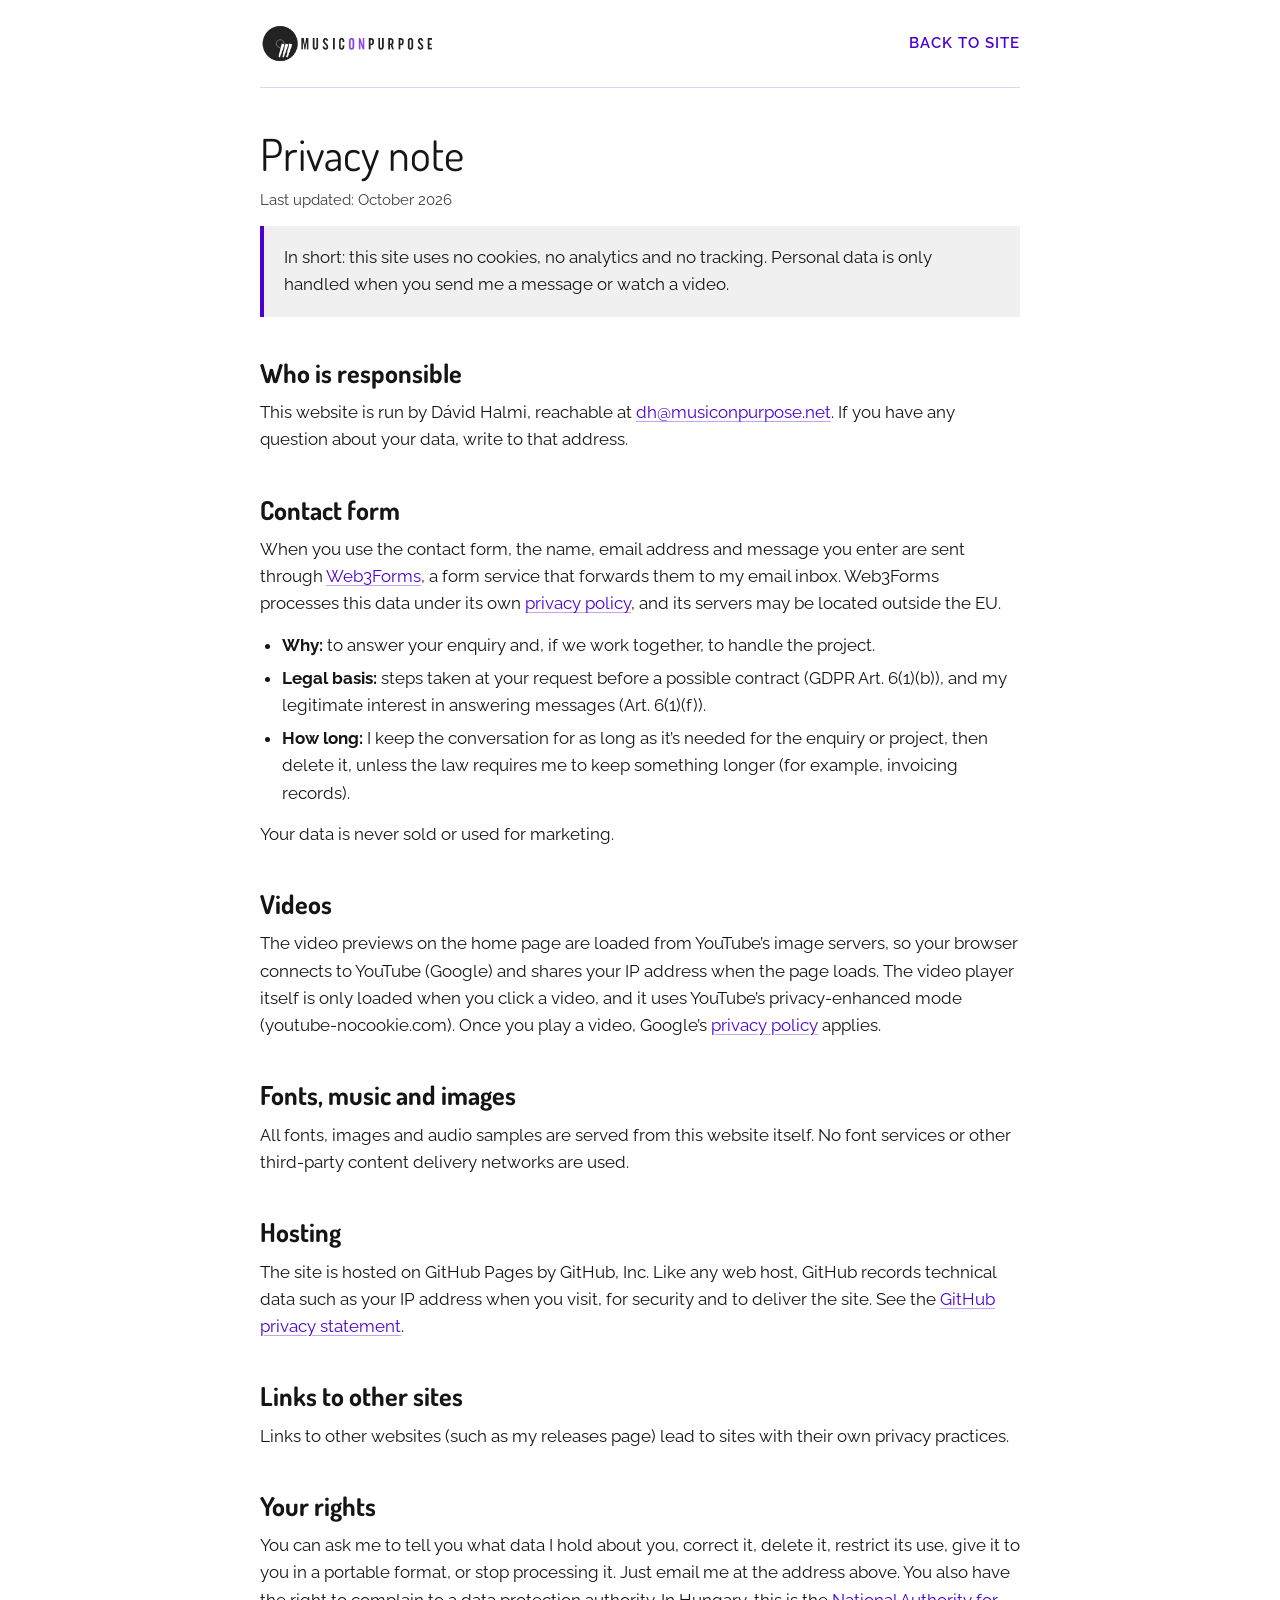
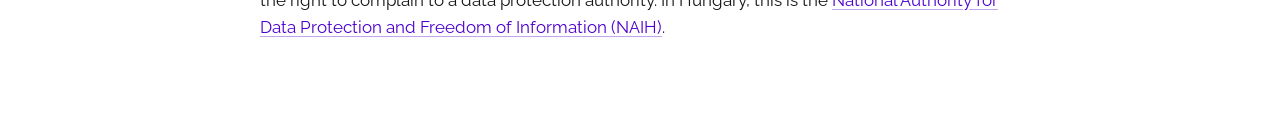
<file: privacy.html>
<!doctype html>
<html lang="en">
  <head>
    <meta charset="utf-8">
    <meta name="viewport" content="width=device-width, initial-scale=1">
    <title>Privacy note - MusicOnPurpose</title>
    <meta name="description" content="How MusicOnPurpose handles personal data.">
    <meta name="robots" content="noindex">
    <link rel="canonical" href="https://musiconpurpose.net/privacy.html">
    <link rel="icon" href="favicon.ico" sizes="any">
    <link rel="icon" type="image/png" sizes="32x32" href="img/favicon-32.png">
    <link rel="apple-touch-icon" href="img/apple-touch-icon.png">
    <link rel="stylesheet" href="styles.css">
    <style>
      .legal-header {
        display: flex;
        align-items: center;
        justify-content: space-between;
        gap: 16px;
        width: min(760px, calc(100% - 32px));
        margin: 0 auto;
        padding: 24px 0;
        border-bottom: 1px solid rgba(77, 0, 207, 0.18);
      }

      .legal-header img {
        width: 175px;
        height: auto;
      }

      .legal-back {
        color: var(--purple);
        font-size: 15px;
        font-weight: 600;
        letter-spacing: 1px;
        text-transform: uppercase;
      }

      .legal-back:hover,
      .legal-back:focus-visible {
        color: var(--purple-bright);
      }

      .legal {
        width: min(760px, calc(100% - 32px));
        margin: 0 auto;
        padding: 40px 0 72px;
        font-size: 17px;
      }

      .legal h1 {
        margin: 0 0 8px;
        font-family: "Dosis", Arial, sans-serif;
        font-size: 44px;
        font-weight: 400;
        line-height: 1.2;
      }

      .legal h2 {
        margin: 40px 0 10px;
        font-family: "Dosis", Arial, sans-serif;
        font-size: 26px;
        font-weight: 700;
        line-height: 1.25;
      }

      .legal p,
      .legal ul {
        margin: 0 0 14px;
      }

      .legal ul {
        padding-left: 22px;
      }

      .legal li {
        margin-bottom: 6px;
      }

      .legal a {
        color: var(--purple);
        text-decoration: underline;
        text-decoration-color: rgba(77, 0, 207, 0.35);
        text-underline-offset: 3px;
      }

      .legal a:hover,
      .legal a:focus-visible {
        color: var(--purple-bright);
      }

      .legal-updated {
        color: var(--muted);
        font-size: 15px;
      }

      .legal-summary {
        margin: 28px 0 0;
        padding: 18px 20px;
        border-left: 4px solid var(--purple);
        background: var(--mist);
      }

      @media (max-width: 480px) {
        .legal h1 {
          font-size: 36px;
        }
      }
    </style>
  </head>
  <body>
    <header class="legal-header">
      <a href="./" aria-label="MusicOnPurpose home">
        <img src="img/mopheads-lt.png" alt="MusicOnPurpose" width="300" height="66">
      </a>
      <a class="legal-back" href="./">Back to site</a>
    </header>

    <main class="legal">
      <h1>Privacy note</h1>
      <p class="legal-updated">Last updated: October 2026</p>

      <p class="legal-summary">
        In short: this site uses no cookies, no analytics and no tracking.
        Personal data is only handled when you send me a message or watch a video.
      </p>

      <h2>Who is responsible</h2>
      <p>
        This website is run by Dávid Halmi,
        reachable at <a href="mailto:dh@musiconpurpose.net">dh@musiconpurpose.net</a>.
        If you have any question about your data, write to that address.
      </p>

      <h2>Contact form</h2>
      <p>
        When you use the contact form, the name, email address and message you enter are sent
        through <a href="https://web3forms.com/" target="_blank" rel="noopener noreferrer">Web3Forms</a>,
        a form service that forwards them to my email inbox. Web3Forms processes this data under its own
        <a href="https://web3forms.com/privacy" target="_blank" rel="noopener noreferrer">privacy policy</a>,
        and its servers may be located outside the EU.
      </p>
      <ul>
        <li><strong>Why:</strong> to answer your enquiry and, if we work together, to handle the project.</li>
        <li><strong>Legal basis:</strong> steps taken at your request before a possible contract (GDPR Art. 6(1)(b)), and my legitimate interest in answering messages (Art. 6(1)(f)).</li>
        <li><strong>How long:</strong> I keep the conversation for as long as it&rsquo;s needed for the enquiry or project, then delete it, unless the law requires me to keep something longer (for example, invoicing records).</li>
      </ul>
      <p>Your data is never sold or used for marketing.</p>

      <h2>Videos</h2>
      <p>
        The video previews on the home page are loaded from YouTube&rsquo;s image servers, so your browser
        connects to YouTube (Google) and shares your IP address when the page loads. The video player itself is
        only loaded when you click a video, and it uses YouTube&rsquo;s privacy-enhanced mode
        (youtube-nocookie.com). Once you play a video, Google&rsquo;s
        <a href="https://policies.google.com/privacy" target="_blank" rel="noopener noreferrer">privacy policy</a>
        applies.
      </p>

      <h2>Fonts, music and images</h2>
      <p>
        All fonts, images and audio samples are served from this website itself. No font services or
        other third-party content delivery networks are used.
      </p>

      <h2>Hosting</h2>
      <p>
        The site is hosted on GitHub Pages by GitHub, Inc. Like any web host, GitHub records technical data such as
        your IP address when you visit, for security and to deliver the site. See the
        <a href="https://docs.github.com/en/site-policy/privacy-policies/github-general-privacy-statement" target="_blank" rel="noopener noreferrer">GitHub privacy statement</a>.
      </p>

      <h2>Links to other sites</h2>
      <p>
        Links to other websites (such as my releases page) lead to sites with their own privacy practices.
      </p>

      <h2>Your rights</h2>
      <p>
        You can ask me to tell you what data I hold about you, correct it, delete it, restrict its use, give it to you
        in a portable format, or stop processing it. Just email me at the address above.
        You also have the right to complain to a data protection authority. In Hungary, this is the
        <a href="https://naih.hu/" target="_blank" rel="noopener noreferrer">National Authority for Data Protection and Freedom of Information (NAIH)</a>.
      </p>
    </main>
  </body>
</html>
</file>
<file: styles.css>
/* Self-hosted fonts (Fontsource builds of Google Fonts, SIL Open Font License) */

@font-face {
  font-family: "Dosis";
  font-style: normal;
  font-weight: 400;
  font-display: swap;
  src: url("fonts/dosis-latin-ext-400-normal.woff2") format("woff2");
  unicode-range: U+0100-02BA,U+02BD-02C5,U+02C7-02CC,U+02CE-02D7,U+02DD-02FF,U+0304,U+0308,U+0329,U+1D00-1DBF,U+1E00-1E9F,U+1EF2-1EFF,U+2020,U+20A0-20AB,U+20AD-20C0,U+2113,U+2C60-2C7F,U+A720-A7FF;
}

@font-face {
  font-family: "Dosis";
  font-style: normal;
  font-weight: 400;
  font-display: swap;
  src: url("fonts/dosis-latin-400-normal.woff2") format("woff2");
  unicode-range: U+0000-00FF,U+0131,U+0152-0153,U+02BB-02BC,U+02C6,U+02DA,U+02DC,U+0304,U+0308,U+0329,U+2000-206F,U+20AC,U+2122,U+2191,U+2193,U+2212,U+2215,U+FEFF,U+FFFD;
}

@font-face {
  font-family: "Dosis";
  font-style: normal;
  font-weight: 700;
  font-display: swap;
  src: url("fonts/dosis-latin-ext-700-normal.woff2") format("woff2");
  unicode-range: U+0100-02BA,U+02BD-02C5,U+02C7-02CC,U+02CE-02D7,U+02DD-02FF,U+0304,U+0308,U+0329,U+1D00-1DBF,U+1E00-1E9F,U+1EF2-1EFF,U+2020,U+20A0-20AB,U+20AD-20C0,U+2113,U+2C60-2C7F,U+A720-A7FF;
}

@font-face {
  font-family: "Dosis";
  font-style: normal;
  font-weight: 700;
  font-display: swap;
  src: url("fonts/dosis-latin-700-normal.woff2") format("woff2");
  unicode-range: U+0000-00FF,U+0131,U+0152-0153,U+02BB-02BC,U+02C6,U+02DA,U+02DC,U+0304,U+0308,U+0329,U+2000-206F,U+20AC,U+2122,U+2191,U+2193,U+2212,U+2215,U+FEFF,U+FFFD;
}

@font-face {
  font-family: "Raleway";
  font-style: normal;
  font-weight: 300;
  font-display: swap;
  src: url("fonts/raleway-latin-ext-300-normal.woff2") format("woff2");
  unicode-range: U+0100-02BA,U+02BD-02C5,U+02C7-02CC,U+02CE-02D7,U+02DD-02FF,U+0304,U+0308,U+0329,U+1D00-1DBF,U+1E00-1E9F,U+1EF2-1EFF,U+2020,U+20A0-20AB,U+20AD-20C0,U+2113,U+2C60-2C7F,U+A720-A7FF;
}

@font-face {
  font-family: "Raleway";
  font-style: normal;
  font-weight: 300;
  font-display: swap;
  src: url("fonts/raleway-latin-300-normal.woff2") format("woff2");
  unicode-range: U+0000-00FF,U+0131,U+0152-0153,U+02BB-02BC,U+02C6,U+02DA,U+02DC,U+0304,U+0308,U+0329,U+2000-206F,U+20AC,U+2122,U+2191,U+2193,U+2212,U+2215,U+FEFF,U+FFFD;
}

@font-face {
  font-family: "Raleway";
  font-style: normal;
  font-weight: 400;
  font-display: swap;
  src: url("fonts/raleway-latin-ext-400-normal.woff2") format("woff2");
  unicode-range: U+0100-02BA,U+02BD-02C5,U+02C7-02CC,U+02CE-02D7,U+02DD-02FF,U+0304,U+0308,U+0329,U+1D00-1DBF,U+1E00-1E9F,U+1EF2-1EFF,U+2020,U+20A0-20AB,U+20AD-20C0,U+2113,U+2C60-2C7F,U+A720-A7FF;
}

@font-face {
  font-family: "Raleway";
  font-style: normal;
  font-weight: 400;
  font-display: swap;
  src: url("fonts/raleway-latin-400-normal.woff2") format("woff2");
  unicode-range: U+0000-00FF,U+0131,U+0152-0153,U+02BB-02BC,U+02C6,U+02DA,U+02DC,U+0304,U+0308,U+0329,U+2000-206F,U+20AC,U+2122,U+2191,U+2193,U+2212,U+2215,U+FEFF,U+FFFD;
}

@font-face {
  font-family: "Raleway";
  font-style: normal;
  font-weight: 600;
  font-display: swap;
  src: url("fonts/raleway-latin-ext-600-normal.woff2") format("woff2");
  unicode-range: U+0100-02BA,U+02BD-02C5,U+02C7-02CC,U+02CE-02D7,U+02DD-02FF,U+0304,U+0308,U+0329,U+1D00-1DBF,U+1E00-1E9F,U+1EF2-1EFF,U+2020,U+20A0-20AB,U+20AD-20C0,U+2113,U+2C60-2C7F,U+A720-A7FF;
}

@font-face {
  font-family: "Raleway";
  font-style: normal;
  font-weight: 600;
  font-display: swap;
  src: url("fonts/raleway-latin-600-normal.woff2") format("woff2");
  unicode-range: U+0000-00FF,U+0131,U+0152-0153,U+02BB-02BC,U+02C6,U+02DA,U+02DC,U+0304,U+0308,U+0329,U+2000-206F,U+20AC,U+2122,U+2191,U+2193,U+2212,U+2215,U+FEFF,U+FFFD;
}

@font-face {
  font-family: "Raleway";
  font-style: normal;
  font-weight: 700;
  font-display: swap;
  src: url("fonts/raleway-latin-ext-700-normal.woff2") format("woff2");
  unicode-range: U+0100-02BA,U+02BD-02C5,U+02C7-02CC,U+02CE-02D7,U+02DD-02FF,U+0304,U+0308,U+0329,U+1D00-1DBF,U+1E00-1E9F,U+1EF2-1EFF,U+2020,U+20A0-20AB,U+20AD-20C0,U+2113,U+2C60-2C7F,U+A720-A7FF;
}

@font-face {
  font-family: "Raleway";
  font-style: normal;
  font-weight: 700;
  font-display: swap;
  src: url("fonts/raleway-latin-700-normal.woff2") format("woff2");
  unicode-range: U+0000-00FF,U+0131,U+0152-0153,U+02BB-02BC,U+02C6,U+02DA,U+02DC,U+0304,U+0308,U+0329,U+2000-206F,U+20AC,U+2122,U+2191,U+2193,U+2212,U+2215,U+FEFF,U+FFFD;
}

@font-face {
  font-family: "Urbanist";
  font-style: normal;
  font-weight: 700;
  font-display: swap;
  src: url("fonts/urbanist-latin-ext-700-normal.woff2") format("woff2");
  unicode-range: U+0100-02BA,U+02BD-02C5,U+02C7-02CC,U+02CE-02D7,U+02DD-02FF,U+0304,U+0308,U+0329,U+1D00-1DBF,U+1E00-1E9F,U+1EF2-1EFF,U+2020,U+20A0-20AB,U+20AD-20C0,U+2113,U+2C60-2C7F,U+A720-A7FF;
}

@font-face {
  font-family: "Urbanist";
  font-style: normal;
  font-weight: 700;
  font-display: swap;
  src: url("fonts/urbanist-latin-700-normal.woff2") format("woff2");
  unicode-range: U+0000-00FF,U+0131,U+0152-0153,U+02BB-02BC,U+02C6,U+02DA,U+02DC,U+0304,U+0308,U+0329,U+2000-206F,U+20AC,U+2122,U+2191,U+2193,U+2212,U+2215,U+FEFF,U+FFFD;
}

:root {
  --purple: #4d00cf;
  --purple-bright: #8b3ff3;
  --black: #050505;
  --white: #ffffff;
  --mist: #f0f0f0;
  --text: #151515;
  --muted: #404040;
  --container: 1140px;
  color-scheme: light;
}

* {
  box-sizing: border-box;
}

html {
  scroll-behavior: smooth;
  scroll-padding-top: 60px;
}

body {
  margin: 0;
  background: var(--white);
  color: var(--text);
  font-family: "Raleway", Arial, sans-serif;
  font-size: 18px;
  line-height: 1.6;
}

a {
  color: inherit;
  text-decoration: none;
}

img {
  display: block;
  max-width: 100%;
}

button {
  font: inherit;
}

.visually-hidden {
  position: absolute;
  width: 1px;
  height: 1px;
  padding: 0;
  margin: -1px;
  overflow: hidden;
  clip: rect(0, 0, 0, 0);
  white-space: nowrap;
  border: 0;
}

.mobile-only {
  display: none;
}

.site-header {
  position: fixed;
  z-index: 50;
  top: 0;
  left: 0;
  right: 0;
  height: 75px;
  display: flex;
  align-items: center;
  justify-content: space-between;
  padding: 0 2%;
  color: var(--white);
  background: rgba(0, 0, 0, 0.35);
  transition: height 180ms ease, background 180ms ease, box-shadow 180ms ease;
}

.site-header.is-scrolled,
.site-header.is-open {
  height: 55px;
  background: rgba(255, 255, 255, 0.97);
  color: #202020;
  box-shadow: 0 1px 10px rgba(0, 0, 0, 0.08);
}

.brand {
  position: relative;
  display: inline-flex;
  align-items: center;
  width: 200px;
  height: 44px;
}

.brand-logo {
  position: absolute;
  inset: 0 auto auto 0;
  width: 200px;
  height: 44px;
  object-fit: contain;
  object-position: left center;
  transition: opacity 160ms ease, transform 180ms ease;
}

.brand-logo-light {
  opacity: 0;
}

.site-header.is-scrolled .brand-logo-dark,
.site-header.is-open .brand-logo-dark {
  opacity: 0;
}

.site-header.is-scrolled .brand-logo-light,
.site-header.is-open .brand-logo-light {
  opacity: 1;
}

.site-header.is-scrolled .brand-logo,
.site-header.is-open .brand-logo {
  transform: translateY(-2px);
}

.main-nav {
  display: flex;
  align-items: center;
  gap: 30px;
  font-family: "Raleway", Arial, sans-serif;
  font-size: 14px;
  font-weight: 600;
  letter-spacing: 2px;
  text-transform: uppercase;
}

.main-nav a {
  position: relative;
  padding: 26px 0;
  opacity: 0.88;
  transition: color 160ms ease, opacity 160ms ease;
}

.main-nav a::after {
  content: "";
  position: absolute;
  left: 0;
  right: 0;
  bottom: 20px;
  height: 1px;
  background: currentColor;
  transform: scaleX(0);
  transform-origin: center;
  transition: transform 160ms ease;
}

.main-nav a:hover,
.main-nav a:focus-visible {
  color: var(--purple-bright);
  opacity: 1;
}

.main-nav a:hover::after,
.main-nav a:focus-visible::after {
  transform: scaleX(1);
}

.nav-toggle {
  display: none;
  width: 42px;
  height: 42px;
  padding: 0;
  border: 0;
  background: transparent;
  color: inherit;
  cursor: pointer;
}

.nav-toggle span {
  display: block;
  width: 22px;
  height: 2px;
  margin: 5px auto;
  background: currentColor;
  transition: transform 180ms ease, opacity 180ms ease;
}

.site-header.is-open .nav-toggle span:nth-child(1) {
  transform: translateY(7px) rotate(45deg);
}

.site-header.is-open .nav-toggle span:nth-child(2) {
  opacity: 0;
}

.site-header.is-open .nav-toggle span:nth-child(3) {
  transform: translateY(-7px) rotate(-45deg);
}

.hero {
  position: relative;
  min-height: 100vh;
  min-height: 100svh;
  display: grid;
  place-items: center;
  overflow: hidden;
  background: #111;
  color: var(--white);
}

.hero-bg {
  position: absolute;
  inset: -40vh 0;
  background: url("img/mop252upminmin.jpg") center center / cover no-repeat;
  will-change: transform;
}

.hero-overlay {
  position: absolute;
  inset: 0;
  background: rgba(0, 0, 0, 0.5);
}

.hero-content {
  position: relative;
  z-index: 1;
  width: min(1040px, calc(100% - 32px));
  text-align: center;
}

.hero h1,
.hero p {
  margin: 0;
  font-family: "Urbanist", "Raleway", Arial, sans-serif;
  font-weight: 700;
  letter-spacing: 2px;
}

.hero h1 {
  color: var(--purple-bright);
  font-size: 38px;
  line-height: 1.18;
}

.hero p {
  margin-top: 8px;
  font-size: 52px;
  line-height: 1.1;
}

.scroll-down {
  position: absolute;
  z-index: 2;
  left: 50%;
  bottom: 34px;
  width: 100px;
  height: 50px;
  transform: translateX(-50%);
  opacity: 1;
  transition: opacity 180ms ease, visibility 180ms ease;
}

.scroll-down.is-hidden {
  opacity: 0;
  visibility: hidden;
  pointer-events: none;
}

.scroll-down::before,
.scroll-down::after {
  content: "";
  position: absolute;
  left: 0;
  right: 0;
  display: block;
  margin: auto;
  border-right: 1px solid var(--white);
  border-bottom: 1px solid var(--white);
  transform: rotate(45deg);
}

.scroll-down::before {
  bottom: 20px;
  width: 60px;
  height: 60px;
}

.scroll-down::after {
  bottom: 35px;
  width: 30px;
  height: 30px;
  animation: sc-down-a 1.2s ease-in-out infinite alternate;
}

.back-to-top {
  position: fixed;
  z-index: 60;
  right: 20px;
  bottom: 20px;
  width: 46px;
  height: 46px;
  border-radius: 50%;
  background: rgba(255, 255, 255, 0.85);
  box-shadow: 0 2px 8px rgba(0, 0, 0, 0.2);
  opacity: 0;
  pointer-events: none;
  transition: opacity 180ms ease;
}

.back-to-top.is-visible {
  opacity: 1;
  pointer-events: auto;
}

.back-to-top::before {
  content: "";
  position: absolute;
  left: 15px;
  top: 18px;
  width: 16px;
  height: 16px;
  border-top: 5px solid rgba(0, 0, 0, 0.55);
  border-left: 5px solid rgba(0, 0, 0, 0.55);
  border-radius: 4px 0 0 0;
  transform: rotate(45deg);
}

.section {
  padding: 60px 0;
}

.portfolio {
  background-color: var(--mist);
  background-image: url("img/3fun.webp");
  background-position: center top;
  background-size: cover;
  background-repeat: no-repeat;
  background-attachment: fixed;
}

.sample-list {
  width: min(var(--container), calc(100% - 32px));
  margin: 0 auto;
}

.sample {
  display: grid;
  grid-template-columns: 24% 1fr;
  align-items: stretch;
  margin-top: 60px;
  height: 150px;
}

.sample:first-child {
  margin-top: 0;
}

.sample-art {
  position: relative;
  height: 150px;
  padding: 0;
  border: 0;
  background: #222;
  cursor: pointer;
  overflow: hidden;
}

.sample-art img {
  width: 100%;
  height: 100%;
  object-fit: cover;
}

.sample-art::after {
  content: "";
  position: absolute;
  inset: 0;
  background: rgba(0, 0, 0, 0.08);
  transition: background 160ms ease;
}

.sample-art:hover::after,
.sample-art:focus-visible::after,
.sample.is-playing .sample-art::after {
  background: rgba(77, 0, 207, 0.24);
}

.play-icon {
  position: absolute;
  z-index: 1;
  top: 50%;
  left: 50%;
  width: 40px;
  height: 40px;
  transform: translate(-50%, -50%);
  border: 2px solid rgba(255, 255, 255, 0.92);
  border-radius: 50%;
}

.play-icon::before {
  content: "";
  position: absolute;
  top: 50%;
  left: 52%;
  width: 0;
  height: 0;
  transform: translate(-42%, -50%);
  border-top: 8px solid transparent;
  border-bottom: 8px solid transparent;
  border-left: 12px solid var(--white);
}

.art-wave {
  position: absolute;
  z-index: 1;
  left: 22px;
  right: 22px;
  bottom: 18px;
  height: 20px;
  overflow: hidden;
  opacity: 0.9;
  background:
    repeating-linear-gradient(
      to right,
      rgba(255, 255, 255, 0.58) 0 1px,
      transparent 1px 4px
    );
  -webkit-mask-image: linear-gradient(
    to top,
    transparent 0,
    #000 3px,
    #000 9px,
    transparent 9px,
    transparent 12px,
    #000 12px,
    #000 17px,
    transparent 17px
  );
  mask-image: linear-gradient(
    to top,
    transparent 0,
    #000 3px,
    #000 9px,
    transparent 9px,
    transparent 12px,
    #000 12px,
    #000 17px,
    transparent 17px
  );
}

.art-wave span {
  display: block;
  width: 0%;
  height: 100%;
  background:
    repeating-linear-gradient(
      to right,
      rgba(116, 1, 223, 0.95) 0 1px,
      transparent 1px 4px
    );
}

.sample.is-playing .play-icon::before {
  left: 50%;
  width: 12px;
  height: 16px;
  border: 0;
  transform: translate(-50%, -50%);
  background:
    linear-gradient(to right, var(--white) 0 4px, transparent 4px 8px, var(--white) 8px 12px);
}

.sample-copy {
  position: relative;
  display: flex;
  flex-direction: column;
  justify-content: center;
  height: 150px;
  padding: 24px 28px;
  isolation: isolate;
}

.sample-copy::before {
  content: "";
  position: absolute;
  inset: 0;
  z-index: -1;
  background: rgba(255, 255, 255, 0.8);
  mix-blend-mode: screen;
}

.sample h3 {
  margin: 0;
  color: #000;
  font-family: "Raleway", Arial, sans-serif;
  font-size: 30px;
  font-weight: 700;
  letter-spacing: 3.6px;
  line-height: 1.2;
}

.sample p {
  max-width: 620px;
  margin: 8px 0 0;
  color: #000;
  font-size: 18px;
  font-weight: 300;
  line-height: 1.6;
}

.video-examples {
  background: #000;
  color: var(--white);
  text-align: center;
}

.video-examples h2 {
  margin: 0 0 30px;
  font-family: "Dosis", Arial, sans-serif;
  font-size: 42px;
  font-weight: 400;
  line-height: 1.2;
}

.video-grid {
  display: grid;
  grid-template-columns: repeat(5, minmax(0, 1fr));
  gap: 20px;
  width: min(1600px, calc(100% - 32px));
  margin: 0 auto;
}

.video-thumbnail {
  position: relative;
  aspect-ratio: 16 / 9;
  padding: 0;
  border: 0;
  background: #181818;
  cursor: pointer;
  transition: opacity 160ms ease;
}

.video-thumbnail img {
  width: 100%;
  height: 100%;
  object-fit: cover;
}

.video-thumbnail:hover {
  opacity: 0.8;
}

.video-thumbnail:focus-visible,
.video-dialog-close:focus-visible {
  outline: 2px solid var(--purple-bright);
  outline-offset: 4px;
}

body.video-modal-open {
  overflow: hidden;
}

.video-dialog {
  width: min(1000px, calc(100% - 32px), calc((100dvh - 160px) * 16 / 9));
  max-width: none;
  max-height: calc(100dvh - 32px);
  padding: 0;
  border: 0;
  background: #000;
  color: var(--white);
}

.video-dialog::backdrop {
  background: rgba(0, 0, 0, 0.85);
}

.video-dialog-header {
  display: flex;
  align-items: flex-start;
  gap: 16px;
  padding: 16px;
}

.video-dialog-header h2 {
  flex: 1;
  margin: 0;
  font-size: 18px;
  font-weight: 600;
  line-height: 1.4;
}

.video-dialog-close {
  flex-shrink: 0;
  width: 36px;
  height: 36px;
  padding: 0;
  border: 0;
  background: transparent;
  color: var(--white);
  font-size: 32px;
  line-height: 1;
  cursor: pointer;
}

.video-dialog-player {
  aspect-ratio: 16 / 9;
}

.video-dialog-player iframe {
  display: block;
  width: 100%;
  height: 100%;
  border: 0;
}

@media (max-width: 999px) {
  .video-grid {
    grid-template-columns: repeat(2, minmax(0, 1fr));
  }
}

@media (max-width: 767px) {
  .video-grid {
    grid-template-columns: repeat(2, minmax(0, 1fr));
    gap: 12px;
  }
}

@media (max-width: 480px) {
  .video-grid {
    grid-template-columns: 1fr;
  }
}

.services {
  background-color: var(--white);
  background-image: url("img/1hipmod.webp");
  background-position: center top;
  background-size: cover;
  color: var(--white);
  text-align: center;
}

.services.section {
  padding: 42px 0 48px;
}

.section-inner {
  width: min(var(--container), calc(100% - 32px));
  margin: 0 auto;
}

.services h2,
.contact h2 {
  margin: 0 0 20px;
  font-family: "Dosis", Arial, sans-serif;
  font-size: 42px;
  font-weight: 400;
  line-height: 1.2;
}

.services h2 {
  color: #000;
  margin-bottom: 22px;
}

.services p {
  margin: 0 auto;
  max-width: 1080px;
  font-family: "Raleway", Arial, sans-serif;
  font-size: 24px;
  font-weight: 400;
  letter-spacing: 0;
  line-height: 1.42;
  text-shadow: 0 1px 6px rgba(0, 0, 0, 0.45);
}

.contact {
  background: var(--white);
  text-align: center;
}

.contact.section {
  padding: 78px 0 64px;
}

.contact-inner {
  width: min(650px, calc(100% - 32px));
  margin: 0 auto;
}

.contact-lead {
  margin: 0 0 24px;
  color: var(--muted);
  font-size: 24px;
  line-height: 1.55;
}

.contact h2 {
  margin-bottom: 28px;
  font-size: 52px;
}

.contact-lead strong {
  color: #111;
}

.contact-form {
  display: grid;
  gap: 16px;
  margin: 8px auto 0;
  text-align: left;
}

.contact-form label {
  display: grid;
  gap: 7px;
  color: #151515;
  font-size: 15px;
  font-weight: 700;
  letter-spacing: 1px;
  text-transform: uppercase;
}

.contact-form input,
.contact-form textarea {
  width: 100%;
  border: 1px solid rgba(77, 0, 207, 0.34);
  border-radius: 5px;
  padding: 13px 14px;
  color: #111;
  background: #fff;
  font: 400 18px/1.35 "Raleway", Arial, sans-serif;
  outline: none;
  transition: border-color 160ms ease, box-shadow 160ms ease;
}

.contact-form textarea {
  min-height: 150px;
  resize: vertical;
}

.contact-form input:focus,
.contact-form textarea:focus {
  border-color: var(--purple);
  box-shadow: 0 0 0 3px rgba(77, 0, 207, 0.12);
}

.contact-check {
  max-width: 170px;
}

.contact-submit {
  justify-self: center;
  min-width: 210px;
  margin-top: 4px;
  padding: 14px 24px;
  border: 1px solid var(--purple);
  border-radius: 5px;
  color: var(--white);
  background: var(--purple);
  font-family: "Dosis", Arial, sans-serif;
  font-size: 30px;
  font-weight: 700;
  line-height: 1.1;
  cursor: pointer;
  transition: background 160ms ease, color 160ms ease, opacity 160ms ease;
}

.contact-submit:hover,
.contact-submit:focus-visible {
  color: var(--purple);
  background: var(--white);
}

.contact-submit:disabled {
  cursor: wait;
  opacity: 0.6;
}

.botcheck {
  position: absolute;
  left: -9999px;
  opacity: 0;
}

.form-status {
  min-height: 25px;
  margin: 0;
  text-align: center;
  font-size: 17px;
  font-weight: 700;
}

.form-status.is-success {
  color: #167a35;
}

.form-status.is-error {
  color: #b00020;
}


.copyright {
  margin: 36px 0 0;
  color: #777;
  font-size: 13px;
  line-height: 1.6;
}

.copyright a {
  color: var(--purple);
  text-decoration: underline;
  text-decoration-color: rgba(77, 0, 207, 0.3);
  text-decoration-thickness: 1px;
  text-underline-offset: 3px;
  transition: color 160ms ease, text-decoration-color 160ms ease;
}

.copyright a:hover,
.copyright a:focus-visible {
  color: var(--purple-bright);
  text-decoration-color: currentColor;
}

@keyframes sc-down-a {
  0% {
    transform: translateY(0) rotate(45deg);
  }

  100% {
    transform: translateY(6px) rotate(45deg);
  }
}

@media (max-width: 1024px) {
  .portfolio {
    background-attachment: scroll;
  }

  .sample {
    grid-template-columns: 1fr;
    height: auto;
  }

  .sample-art {
    min-height: 300px;
    height: 300px;
  }
}

@media (min-width: 768px) and (max-width: 999px) {
  .main-nav {
    gap: 18px;
    font-size: 12px;
    letter-spacing: 1px;
  }

  .main-nav a {
    white-space: nowrap;
  }
}

@media (max-width: 767px) {
  .site-header {
    height: 64px;
    padding: 0 16px;
  }

  .brand,
  .brand-logo {
    width: 175px;
    height: 39px;
  }

  .nav-toggle {
    display: block;
  }

  .main-nav {
    position: absolute;
    top: 100%;
    left: 0;
    right: 0;
    display: grid;
    gap: 0;
    padding: 8px 16px 18px;
    color: #202020;
    background: rgba(255, 255, 255, 0.97);
    box-shadow: 0 10px 18px rgba(0, 0, 0, 0.08);
    transform: translateY(-10px);
    opacity: 0;
    visibility: hidden;
    transition: transform 180ms ease, opacity 180ms ease, visibility 180ms ease;
  }

  .site-header.is-open .main-nav {
    transform: translateY(0);
    opacity: 1;
    visibility: visible;
  }

  .main-nav a {
    padding: 12px 0;
  }

  .main-nav a::after {
    bottom: 8px;
    right: auto;
    width: 80px;
  }

  .hero h1,
  .hero p {
    max-width: 340px;
    margin-left: auto;
    margin-right: auto;
    font-size: 40px;
  }

  .mobile-only {
    display: block;
  }

  .sample {
    margin-top: 34px;
  }

  .sample-art,
  .sample-art img {
    min-height: 0;
    height: 300px;
  }

  .sample-copy {
    height: auto;
    min-height: 155px;
    padding: 24px 20px 34px;
  }

  .sample h3 {
    font-size: 26px;
    letter-spacing: 2.4px;
  }

  .art-wave {
    left: 28px;
    right: 28px;
    bottom: 24px;
  }

  .services {
    background-position: 72% top;
    background-size: auto 720px;
  }

  .services p {
    max-width: 340px;
    font-size: 21px;
    line-height: 1.35;
  }

  .contact.section {
    padding: 68px 0 54px;
  }

  .contact h2 {
    font-size: 44px;
    margin-bottom: 24px;
  }

  .contact-lead {
    font-size: 22px;
    margin-bottom: 22px;
  }

  .contact-form {
    gap: 14px;
  }

  .contact-submit {
    width: 100%;
    font-size: 28px;
  }
}

@media (max-width: 480px) {
  .hero h1,
  .hero p {
    max-width: 320px;
    font-size: 36px;
  }

  .contact-form input,
  .contact-form textarea {
    font-size: 16px;
  }

  .contact-submit {
    font-size: 25px;
  }
}

.form-note {
  margin: 0;
  color: #666;
  font-size: 14px;
  line-height: 1.5;
  text-align: center;
}

.form-note a {
  color: var(--purple);
  text-decoration: underline;
}

@media (prefers-reduced-motion: reduce) {
  html {
    scroll-behavior: auto;
  }

  .scroll-down::after {
    animation: none;
  }

  .hero-bg {
    will-change: auto;
  }

  *,
  *::before,
  *::after {
    transition-duration: 0.01ms !important;
  }
}
</file>
